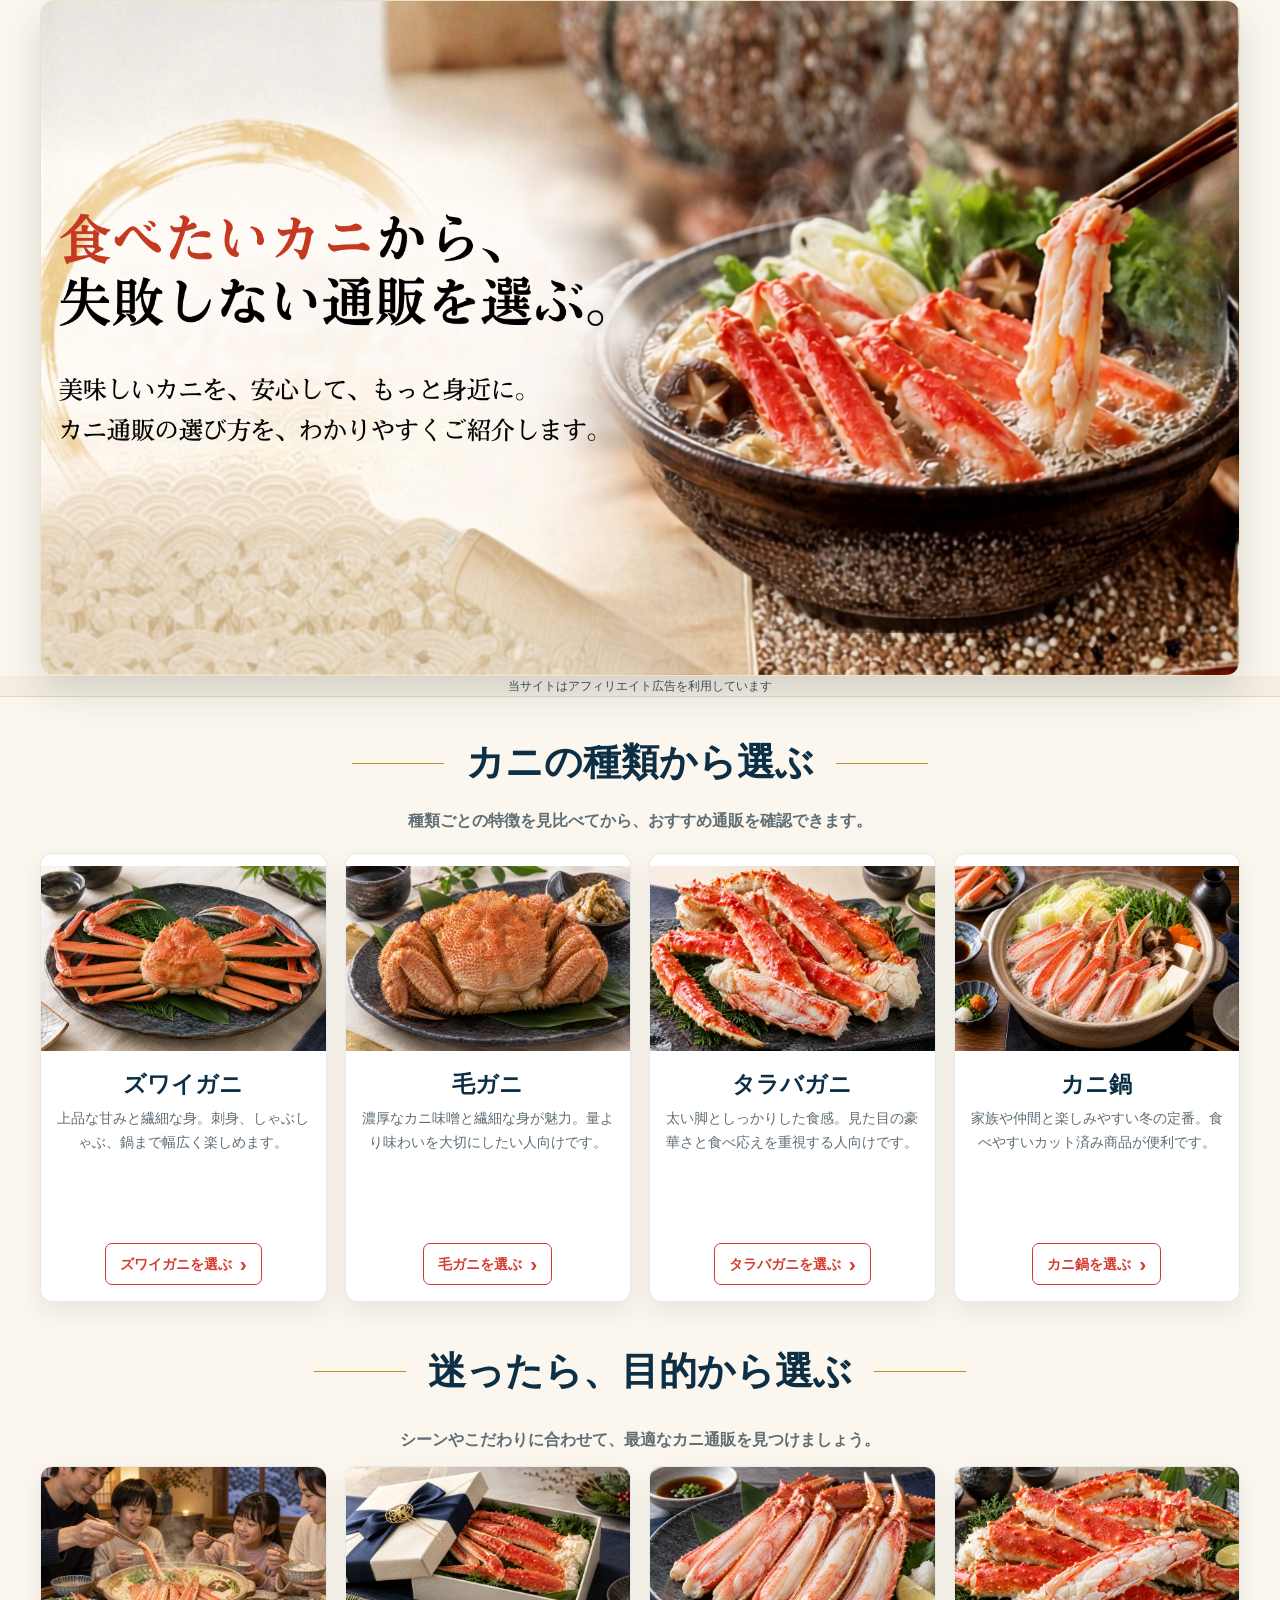
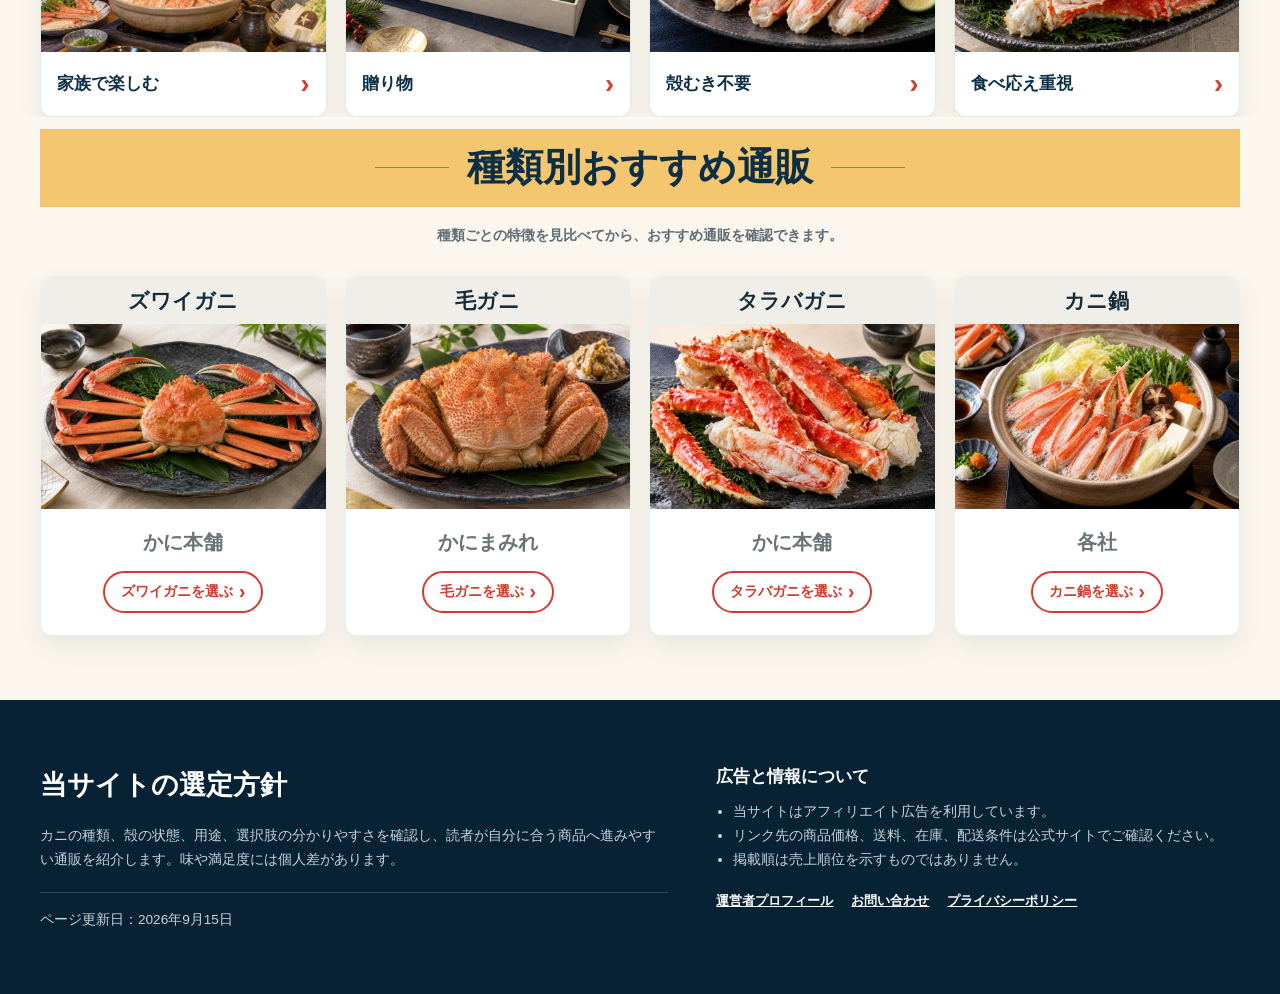
<file: index.html>
<!doctype html>
<html lang="ja">
  <head>
    <meta charset="utf-8">
    <meta name="viewport" content="width=device-width, initial-scale=1">
    <meta name="description" content="ズワイガニ、毛ガニ、タラバガニ、カニ鍋から、自分に合うカニ通販を迷わず選べる案内ページです。">
    <title>食べたいカニから選ぶ｜安全なカニ通販.com</title>
    <link rel="preload" as="image" href="assets/images/kani-top-header-new.png" fetchpriority="high">
    <link rel="stylesheet" href="wordpress-additional.css">
    <style>
      html { scroll-behavior: smooth; }
      body { margin: 0; background: #fbf7ee; }
    </style>
  </head>
  <body>
    <main class="kani-top" id="main-content" data-preview="true">
      <header class="kani-hero kani-hero--banner">
        <div class="kani-container kani-hero__inner">
          <h1 class="kani-visually-hidden">食べたいカニから、失敗しない通販を選ぶ。</h1>
          <div class="kani-hero__media">
            <a href="#kani-types" aria-label="カニの種類から選ぶ">
              <img src="assets/images/kani-top-header-new.png" width="1920" height="1080" alt="食べたいカニから、失敗しない通販を選ぶ。湯気の立つカニ鍋のヘッダー画像" decoding="async" fetchpriority="high">
            </a>
          </div>
        </div>
      </header>
      <p class="kani-disclosure">当サイトはアフィリエイト広告を利用しています</p>

      <section class="kani-section" id="kani-types" aria-labelledby="kani-types-title">
        <div class="kani-container">
          <h2 class="kani-section-heading" id="kani-types-title"><strong>カニの種類から選ぶ</strong></h2>
          <p class="kani-section-intro"><strong>種類ごとの特徴を見比べてから、おすすめ通販を確認できます。</strong></p>
          <div class="kani-type-grid">
            <article class="kani-type-card">
              <a href="https://xn--q9j2gvdt13mouk9z5egbf.com/?s=%E3%81%8B%E3%81%AB%E6%9C%AC%E8%88%97">
                <img src="assets/images/type-zuwai.webp" width="800" height="520" loading="lazy" decoding="async" alt="細長い脚が特徴のボイルズワイガニ">
                <div class="kani-type-card__body">
                  <h3>ズワイガニ</h3>
                  <p>上品な甘みと繊細な身。刺身、しゃぶしゃぶ、鍋まで幅広く楽しめます。</p>
                  <span class="kani-type-card__cta">ズワイガニを選ぶ</span>
                </div>
              </a>
            </article>
            <article class="kani-type-card">
              <a href="#kani-kegani">
                <img src="assets/images/type-kegani.webp" width="800" height="520" loading="lazy" decoding="async" alt="丸い甲羅と細かな毛が特徴のボイル毛ガニ">
                <div class="kani-type-card__body">
                  <h3>毛ガニ</h3>
                  <p>濃厚なカニ味噌と繊細な身が魅力。量より味わいを大切にしたい人向けです。</p>
                  <span class="kani-type-card__cta">毛ガニを選ぶ</span>
                </div>
              </a>
            </article>
            <article class="kani-type-card">
              <a href="#kani-taraba">
                <img src="assets/images/type-taraba.webp" width="800" height="520" loading="lazy" decoding="async" alt="太く大きな脚が特徴のボイルタラバガニ">
                <div class="kani-type-card__body">
                  <h3>タラバガニ</h3>
                  <p>太い脚としっかりした食感。見た目の豪華さと食べ応えを重視する人向けです。</p>
                  <span class="kani-type-card__cta">タラバガニを選ぶ</span>
                </div>
              </a>
            </article>
            <article class="kani-type-card">
              <a href="#kani-nabe">
                <img src="assets/images/type-kani-nabe.webp" width="800" height="520" loading="lazy" decoding="async" alt="ズワイガニと野菜を盛り付けたカニ鍋">
                <div class="kani-type-card__body">
                  <h3>カニ鍋</h3>
                  <p>家族や仲間と楽しみやすい冬の定番。食べやすいカット済み商品が便利です。</p>
                  <span class="kani-type-card__cta">カニ鍋を選ぶ</span>
                </div>
              </a>
            </article>
          </div>
          <h2 class="kani-section-heading kani-purpose-heading" id="kani-purpose-title">迷ったら、目的から選ぶ</h2>
          <p class="kani-section-intro"><strong>シーンやこだわりに合わせて、最適なカニ通販を見つけましょう。</strong></p>
        </div>
      </section>

      <section class="kani-section kani-section--white" aria-labelledby="kani-purpose-title">
        <div class="kani-container">
          <div class="kani-purpose-grid">
            <article class="kani-purpose-card">
              <a href="#kani-nabe">
                <img src="assets/images/purpose-family.webp" width="800" height="520" loading="lazy" decoding="async" alt="家族でカニ鍋を囲んで楽しむ食卓">
                <span class="kani-purpose-card__body">家族で楽しむ</span>
              </a>
            </article>
            <article class="kani-purpose-card">
              <a href="#kani-guide-gift">
                <img src="assets/images/purpose-gift.webp" width="800" height="520" loading="lazy" decoding="async" alt="紺色のリボンで包んだカニの贈答箱">
                <span class="kani-purpose-card__body">贈り物</span>
              </a>
            </article>
            <article class="kani-purpose-card">
              <a href="#kani-guide-easy">
                <img src="assets/images/purpose-easy.webp" width="800" height="520" loading="lazy" decoding="async" alt="殻がカットされ食べやすく盛り付けたカニ脚">
                <span class="kani-purpose-card__body">殻むき不要</span>
              </a>
            </article>
            <article class="kani-purpose-card">
              <a href="#kani-taraba">
                <img src="assets/images/purpose-volume.webp" width="800" height="520" loading="lazy" decoding="async" alt="食べ応えのある太いタラバガニの脚">
                <span class="kani-purpose-card__body">食べ応え重視</span>
              </a>
            </article>
          </div>
        </div>
      </section>

      <section class="kani-compact-choices" aria-labelledby="kani-compact-choices-title">
        <span id="kani-guide-easy" class="kani-compact-choices__anchor" aria-hidden="true"></span>
        <span id="kani-guide-gift" class="kani-compact-choices__anchor" aria-hidden="true"></span>
        <div class="kani-container">
          <header class="kani-compact-choices__header">
            <h2 id="kani-compact-choices-title">種類別おすすめ通販</h2>
            <p>種類ごとの特徴を見比べてから、おすすめ通販を確認できます。</p>
          </header>

          <div class="kani-compact-choices__grid">
            <section class="kani-compact-choice-card" id="kani-zuwai" aria-labelledby="kani-compact-zuwai-title">
              <h3 id="kani-compact-zuwai-title">ズワイガニ</h3>
              <img src="assets/images/type-zuwai.webp" width="800" height="520" loading="lazy" decoding="async" alt="細長い脚が特徴のボイルズワイガニ">
              <p class="kani-compact-choice-card__shop">かに本舗</p>
              <a class="kani-compact-choice-card__button" href="https://px.a8.net/svt/ejp?a8mat=1TUXQF+23MJKY+1ZWM+BW8O2&amp;a8ejpredirect=https%3A%2F%2Fskynet-c.jp%2Fad%2Flp_kani_001.html" target="_blank" rel="sponsored noopener" data-affiliate-store="かに本舗" aria-label="かに本舗の公式サイトでズワイガニ商品を確認する">ズワイガニを選ぶ</a>
            </section>

            <section class="kani-compact-choice-card" id="kani-kegani" aria-labelledby="kani-compact-kegani-title">
              <h3 id="kani-compact-kegani-title">毛ガニ</h3>
              <img src="assets/images/type-kegani.webp" width="800" height="520" loading="lazy" decoding="async" alt="丸い甲羅と細かな毛が特徴のボイル毛ガニ">
              <p class="kani-compact-choice-card__shop">かにまみれ</p>
              <a class="kani-compact-choice-card__button" href="https://px.a8.net/svt/ejp?a8mat=2ZNGHM+9N47FM+2GN4+BW8O2&amp;a8ejpredirect=https%3A%2F%2Fwww.kanimamire.com%2Fshopdetail%2F001001000003%2F" target="_blank" rel="sponsored noopener" data-affiliate-store="かにまみれ" aria-label="かにまみれの公式サイトで毛ガニ商品を確認する">毛ガニを選ぶ</a>
            </section>

            <section class="kani-compact-choice-card" id="kani-taraba" aria-labelledby="kani-compact-taraba-title">
              <h3 id="kani-compact-taraba-title">タラバガニ</h3>
              <img src="assets/images/type-taraba.webp" width="800" height="520" loading="lazy" decoding="async" alt="太く大きな脚が特徴のボイルタラバガニ">
              <p class="kani-compact-choice-card__shop">かに本舗</p>
              <a class="kani-compact-choice-card__button" href="https://px.a8.net/svt/ejp?a8mat=1TUXQF+23MJKY+1ZWM+BW8O2&amp;a8ejpredirect=https%3A%2F%2Fskynet-c.jp%2Fad%2Flp_kani_001.html" target="_blank" rel="sponsored noopener" data-affiliate-store="かに本舗" aria-label="かに本舗の公式サイトでタラバガニ商品を確認する">タラバガニを選ぶ</a>
            </section>

            <section class="kani-compact-choice-card" id="kani-nabe" aria-labelledby="kani-compact-nabe-title">
              <h3 id="kani-compact-nabe-title">カニ鍋</h3>
              <img src="assets/images/type-kani-nabe.webp" width="800" height="520" loading="lazy" decoding="async" alt="ズワイガニと野菜を盛り付けたカニ鍋">
              <p class="kani-compact-choice-card__shop">各社</p>
              <a class="kani-compact-choice-card__button" href="https://xn--q9j2gvdt13mouk9z5egbf.com/kanibiginer/">カニ鍋を選ぶ</a>
            </section>
          </div>
        </div>
      </section>
      <footer class="kani-trust" aria-labelledby="kani-trust-title">
        <div class="kani-container kani-trust__grid">
          <div>
            <h2 id="kani-trust-title">当サイトの選定方針</h2>
            <p>カニの種類、殻の状態、用途、選択肢の分かりやすさを確認し、読者が自分に合う商品へ進みやすい通販を紹介します。味や満足度には個人差があります。</p>
            <p class="kani-trust__updated">ページ更新日：<time datetime="2026-09-15">2026年9月15日</time></p>
          </div>
          <div>
            <h3>広告と情報について</h3>
            <ul>
              <li>当サイトはアフィリエイト広告を利用しています。</li>
              <li>リンク先の商品価格、送料、在庫、配送条件は公式サイトでご確認ください。</li>
              <li>掲載順は売上順位を示すものではありません。</li>
            </ul>
            <nav class="kani-trust__links" aria-label="運営情報">
              <a href="https://xn--q9j2gvdt13mouk9z5egbf.com/%E3%83%97%E3%83%AD%E3%83%95%E3%82%A3%E3%83%BC%E3%83%AB/">運営者プロフィール</a>
              <a href="https://xn--q9j2gvdt13mouk9z5egbf.com/%E3%81%8A%E5%95%8F%E3%81%84%E5%90%88%E3%82%8F%E3%81%9B/">お問い合わせ</a>
              <a href="https://xn--q9j2gvdt13mouk9z5egbf.com/privacy-policy/">プライバシーポリシー</a>
            </nav>
          </div>
        </div>
      </footer>
    </main>
  </body>
</html>
</file>
<file: wordpress-additional.css>
/* カニトップページでWordPressテーマが出力するタイトル領域を非表示 */
.home .entry-title,
.home .cps-post-header,
body:has(.kani-top) .entry-title,
body:has(.kani-top) .cps-post-header {
  display: none !important;
}

/* タイトル領域を消した後の余白も、このページだけ取り除く */
.home #contents,
.home .cps-post-box,
.home .cps-post-main,
body:has(.kani-top) #contents,
body:has(.kani-top) .cps-post-box,
body:has(.kani-top) .cps-post-main {
  margin-top: 0 !important;
  padding-top: 0 !important;
}


.kani-top {
  --kani-navy: #0d2f46;
  --kani-navy-deep: #082235;
  --kani-red: #d33b2e;
  --kani-red-dark: #b72d23;
  --kani-cream: #fbf7ee;
  --kani-cream-deep: #f3eadb;
  --kani-gold: #bd8b36;
  --kani-ink: #172b38;
  --kani-muted: #5f6d75;
  --kani-line: #e2d7c5;
  --kani-white: #ffffff;
  --kani-shadow: 0 14px 36px rgba(8, 34, 53, 0.1);
  --kani-radius: 18px;
  color: var(--kani-ink);
  background: var(--kani-cream);
  font-family: -apple-system, BlinkMacSystemFont, "Hiragino Kaku Gothic ProN",
    "Yu Gothic", "Meiryo", sans-serif;
  font-size: 16px;
  line-height: 1.75;
  overflow: clip;
}

.kani-top,
.kani-top *,
.kani-top *::before,
.kani-top *::after {
  box-sizing: border-box;
}

.kani-top img {
  display: block;
  max-width: 100%;
  height: auto;
}

.kani-top a {
  color: inherit;
}

.kani-top :where(h1, h2, h3, p, ul, dl, dd) {
  margin-top: 0;
}

.kani-top :where(#kani-types, #kani-zuwai, #kani-kegani, #kani-taraba, #kani-nabe, #kani-guide) {
  scroll-margin-top: 24px;
}

.kani-top .kani-container {
  width: min(1200px, calc(100% - 48px));
  margin-inline: auto;
}

.kani-top .kani-disclosure {
  margin: 0 !important;
  padding: 2px 16px !important;
  color: #40515b;
  background: #f5eee2;
  border-bottom: 1px solid var(--kani-line);
  font-size: 0.78rem;
  line-height: 1.3 !important;
  text-align: center;
}

.kani-top .kani-hero {
  position: relative;
  isolation: isolate;
  background:
    radial-gradient(circle at 8% 48%, transparent 0 118px, rgba(189, 139, 54, 0.18) 120px 123px, transparent 125px),
    linear-gradient(110deg, #fffdf8 0%, #f8f0e3 54%, #efe2d0 100%);
}

.kani-top .kani-hero::after {
  position: absolute;
  z-index: -1;
  bottom: 0;
  left: 0;
  width: 52%;
  height: 18px;
  background: repeating-radial-gradient(circle at 9px 18px, transparent 0 6px, rgba(189, 139, 54, 0.24) 6px 8px, transparent 8px 12px);
  content: "";
}

.kani-top .kani-hero__inner {
  display: grid;
  min-height: 510px;
  grid-template-columns: minmax(0, 1.08fr) minmax(0, 1.1fr);
  align-items: center;
  gap: 48px;
  padding-block: 58px;
}

.kani-top .kani-hero__copy {
  position: relative;
  z-index: 1;
}

.kani-top .kani-eyebrow {
  display: inline-flex;
  margin-bottom: 14px;
  color: var(--kani-gold);
  font-size: 0.78rem;
  font-weight: 800;
  letter-spacing: 0.16em;
  text-transform: uppercase;
}

.kani-top .kani-hero h1 {
  margin-bottom: 20px;
  color: var(--kani-navy);
  font-family: "Yu Mincho", "Hiragino Mincho ProN", serif;
  font-size: clamp(2.2rem, 3.4vw, 3.1rem);
  font-weight: 700;
  letter-spacing: 0.015em;
  line-height: 1.34;
}

.kani-top .kani-hero__first-line {
  color: var(--kani-navy);
  white-space: nowrap;
}

.kani-top .kani-hero__second-line {
  white-space: nowrap;
}

.kani-top .kani-hero h1 .kani-hero__accent {
  color: var(--kani-red);
}

.kani-top .kani-hero__lead {
  max-width: 36em;
  margin-bottom: 28px;
  color: #43555f;
  font-size: 1.02rem;
}

.kani-top .kani-hero__media {
  position: relative;
}

.kani-top .kani-hero__media::before {
  position: absolute;
  z-index: -1;
  inset: -12px 18px 20px -12px;
  background: var(--kani-gold);
  border-radius: 48% 52% 44% 56% / 52% 38% 62% 48%;
  content: "";
  opacity: 0.32;
}

.kani-top .kani-hero__media img {
  width: 100%;
  aspect-ratio: 16 / 7.2;
  border-radius: 46% 54% 42% 58% / 50% 38% 62% 50%;
  box-shadow: 0 24px 54px rgba(8, 34, 53, 0.2);
  object-fit: cover;
}

.kani-top .kani-button {
  display: inline-flex;
  min-height: 48px;
  align-items: center;
  justify-content: center;
  gap: 10px;
  padding: 11px 22px;
  color: var(--kani-white);
  background: var(--kani-red);
  border: 2px solid var(--kani-red);
  border-radius: 9px;
  box-shadow: 0 8px 20px rgba(211, 59, 46, 0.2);
  font-weight: 800;
  line-height: 1.4;
  text-align: center;
  text-decoration: none;
  transition: background 180ms ease, border-color 180ms ease, box-shadow 180ms ease, transform 180ms ease;
}

.kani-top .kani-button::after {
  content: "\2192";
  font-size: 1.08em;
}

.kani-top .kani-button:hover {
  background: var(--kani-red-dark);
  border-color: var(--kani-red-dark);
  box-shadow: 0 10px 24px rgba(183, 45, 35, 0.25);
  transform: translateY(-2px);
}

.kani-top .kani-button:focus-visible,
.kani-top a:focus-visible {
  outline: 3px solid #2c73a0;
  outline-offset: 3px;
}

.kani-top .kani-button--outline {
  color: var(--kani-red);
  background: transparent;
  box-shadow: none;
}

.kani-top .kani-button--outline:hover {
  color: var(--kani-white);
}

.kani-top .kani-section {
  padding-block: 80px;
}

.kani-top .kani-section--white {
  background: var(--kani-white);
}

/* 「家族で楽しむ」から始まる4枚カードの周囲だけをクリーム色にする */
.kani-top .kani-section[aria-labelledby="kani-purpose-title"] {
  background-color: var(--kani-cream);
}

.kani-top .kani-section--soft {
  background: #f6efe4;
}

.kani-top .kani-section-heading {
  display: grid;
  grid-template-columns: minmax(36px, 92px) auto minmax(36px, 92px);
  align-items: center;
  justify-content: center;
  gap: 22px;
  margin-bottom: 38px;
  color: var(--kani-navy);
  font-family: "Yu Mincho", "Hiragino Mincho ProN", serif;
  font-size: clamp(1.75rem, 3vw, 2.55rem);
  line-height: 1.35;
  text-align: center;
}

.kani-top .kani-section-heading::before,
.kani-top .kani-section-heading::after {
  width: 100%;
  height: 1px;
  background: var(--kani-gold);
  content: "";
}

.kani-top .kani-section-intro {
  max-width: 720px;
  margin: -20px auto 36px;
  color: var(--kani-muted);
  text-align: center;
}

/* 「カニの種類から選ぶ」見出しブロックの上下余白を半分にする */
.kani-top #kani-types {
  padding-top: 40px;
}

.kani-top #kani-types .kani-section-intro {
  margin-bottom: 18px;
}

/* 目的別見出しを「カニの種類」4枚カードのすぐ下に配置する */
.kani-top #kani-types .kani-purpose-heading {
  margin: 44px 0 0 !important;
}

.kani-top #kani-types .kani-purpose-heading + .kani-section-intro {
  margin-top: 28px;
  margin-bottom: 12px;
}

.kani-top .kani-type-grid,
.kani-top .kani-purpose-grid {
  display: grid;
  grid-template-columns: repeat(4, minmax(0, 1fr));
  gap: 18px;
}

.kani-top .kani-type-card,
.kani-top .kani-purpose-card {
  height: 100%;
  overflow: hidden;
  background: var(--kani-white);
  border: 1px solid rgba(13, 47, 70, 0.1);
  border-radius: 12px;
  box-shadow: 0 10px 25px rgba(8, 34, 53, 0.08);
  transition: box-shadow 180ms ease, transform 180ms ease;
}

.kani-top .kani-type-card:hover,
.kani-top .kani-purpose-card:hover {
  box-shadow: var(--kani-shadow);
  transform: translateY(-4px);
}

.kani-top .kani-type-card > a,
.kani-top .kani-purpose-card > a {
  display: flex;
  height: 100%;
  flex-direction: column;
  text-decoration: none;
}

.kani-top .kani-type-card img,
.kani-top .kani-purpose-card img {
  width: 100%;
  aspect-ratio: 20 / 13;
  object-fit: cover;
}

.kani-top .kani-type-card__body {
  display: flex;
  flex: 1;
  flex-direction: column;
  align-items: center;
  padding: 20px 18px 18px;
  text-align: center;
}

.kani-top .kani-type-card h3 {
  margin-bottom: 7px;
  color: var(--kani-navy);
  font-family: "Yu Mincho", "Hiragino Mincho ProN", serif;
  font-size: 1.45rem;
  line-height: 1.35;
}

.kani-top .kani-type-card p {
  margin-bottom: 18px;
  color: var(--kani-muted);
  font-size: 0.9rem;
  line-height: 1.65;
}

.kani-top .kani-type-card__cta {
  display: inline-flex;
  width: 100%;
  min-height: 44px;
  align-items: center;
  justify-content: center;
  margin-top: auto;
  color: var(--kani-red);
  border: 1px solid var(--kani-red);
  border-radius: 7px;
  font-size: 0.88rem;
  font-weight: 800;
}

.kani-top .kani-type-card__cta::after {
  margin-left: 8px;
  content: "\203A";
  font-size: 1.5em;
  line-height: 1;
}

/* WordPressテーマによる縦長化を抑え、画像2のコンパクトなカードへ揃える */
.kani-top #kani-types .kani-type-grid {
  height: auto !important;
  min-height: 0 !important;
  align-items: start !important;
  grid-auto-rows: max-content !important;
}

.kani-top #kani-types .kani-type-card {
  align-self: start !important;
  height: auto !important;
  min-height: 0 !important;
  margin: 0 !important;
  padding: 12px 0 0 !important;
}

.kani-top #kani-types .kani-type-card > a {
  height: auto !important;
  min-height: 0 !important;
  margin: 0 !important;
  padding: 0 !important;
}

/* WordPressの自動整形で挿入される空行・空段落をカード高から除外する */
.kani-top #kani-types .kani-type-card > a > br,
.kani-top #kani-types .kani-type-card > a > p:empty,
.kani-top #kani-types .kani-type-card > p {
  display: none !important;
  height: 0 !important;
  min-height: 0 !important;
  margin: 0 !important;
  padding: 0 !important;
}

.kani-top #kani-types .kani-type-card__body {
  height: auto !important;
  min-height: 250px !important;
  flex: 0 0 auto !important;
  padding: 18px 16px 16px !important;
}

.kani-top #kani-types .kani-type-card h3 {
  margin: 0 0 7px !important;
  padding: 0 !important;
  color: var(--kani-navy) !important;
  background: transparent !important;
  border: 0 !important;
  border-radius: 0 !important;
  box-shadow: none !important;
  text-align: center !important;
}

.kani-top #kani-types .kani-type-card p {
  margin-bottom: 16px !important;
}

/* CTAを包むWordPress生成段落をレイアウト要素として扱わない */
.kani-top #kani-types .kani-type-card__body > p:last-child {
  display: contents !important;
  margin: 0 !important;
  padding: 0 !important;
}

.kani-top #kani-types .kani-type-card__cta {
  width: auto !important;
  min-height: 42px;
  align-self: center;
  margin-top: auto !important;
  padding-inline: 14px;
}

.kani-top .kani-purpose-card__body {
  display: flex;
  min-height: 64px;
  align-items: center;
  justify-content: space-between;
  gap: 12px;
  padding: 13px 16px;
  color: var(--kani-navy);
  font-family: "Yu Mincho", "Hiragino Mincho ProN", serif;
  font-size: 1.05rem;
  font-weight: 700;
}

.kani-top .kani-purpose-card__body::after {
  color: var(--kani-red);
  content: "\203A";
  font-family: sans-serif;
  font-size: 1.7rem;
  line-height: 1;
}

.kani-top .kani-recommendation {
  padding-block: 72px;
  border-top: 1px solid var(--kani-line);
}

.kani-top .kani-recommendation:nth-child(even) {
  background: rgba(255, 255, 255, 0.54);
}

.kani-top .kani-recommendation__header {
  display: grid;
  grid-template-columns: 92px minmax(0, 1fr);
  align-items: center;
  gap: 20px;
  margin-bottom: 28px;
}

.kani-top .kani-recommendation__thumb {
  width: 92px;
  height: 92px;
  border: 4px solid var(--kani-white);
  border-radius: 50%;
  box-shadow: 0 8px 20px rgba(8, 34, 53, 0.14);
  object-fit: cover;
}

.kani-top .kani-recommendation__kicker {
  margin-bottom: 3px;
  color: var(--kani-red);
  font-size: 0.78rem;
  font-weight: 800;
  letter-spacing: 0.12em;
}

.kani-top .kani-recommendation h2 {
  margin-bottom: 5px;
  color: var(--kani-navy);
  font-family: "Yu Mincho", "Hiragino Mincho ProN", serif;
  font-size: clamp(1.65rem, 3vw, 2.25rem);
  line-height: 1.35;
}

.kani-top .kani-recommendation__header p:last-child {
  margin-bottom: 0;
  color: var(--kani-muted);
}

.kani-top .kani-shop-grid {
  display: grid;
  grid-template-columns: repeat(3, minmax(0, 1fr));
  gap: 20px;
}

.kani-top .kani-shop-grid--two {
  grid-template-columns: repeat(2, minmax(0, 1fr));
}

.kani-top .kani-shop-card {
  display: flex;
  min-width: 0;
  flex-direction: column;
  padding: 26px;
  background: var(--kani-white);
  border: 1px solid rgba(13, 47, 70, 0.12);
  border-top: 5px solid var(--kani-navy);
  border-radius: 12px;
  box-shadow: 0 10px 26px rgba(8, 34, 53, 0.08);
}

.kani-top .kani-shop-card__label {
  align-self: flex-start;
  margin-bottom: 10px;
  padding: 4px 10px;
  color: var(--kani-red-dark);
  background: #fff0ec;
  border-radius: 999px;
  font-size: 0.75rem;
  font-weight: 800;
}

.kani-top .kani-shop-card h3 {
  margin-bottom: 16px;
  color: var(--kani-navy);
  font-family: "Yu Mincho", "Hiragino Mincho ProN", serif;
  font-size: 1.55rem;
  line-height: 1.35;
}

.kani-top .kani-shop-card dl {
  margin-bottom: 20px;
}

.kani-top .kani-shop-card dl > div {
  padding-block: 11px;
  border-top: 1px solid #eee7dc;
}

.kani-top .kani-shop-card dt {
  margin-bottom: 2px;
  color: var(--kani-gold);
  font-size: 0.75rem;
  font-weight: 800;
}

.kani-top .kani-shop-card dd {
  margin-left: 0;
  color: #40515b;
  font-size: 0.9rem;
  line-height: 1.65;
}

.kani-top .kani-shop-card__checked {
  display: flex;
  justify-content: space-between;
  gap: 12px;
  margin: auto 0 14px;
  color: var(--kani-muted);
  font-size: 0.74rem;
}

.kani-top .kani-shop-card .kani-button {
  width: 100%;
}

.kani-top[data-preview="true"] [data-affiliate-status="replacement-required"] {
  position: relative;
  margin-top: 22px;
}

.kani-top[data-preview="true"] [data-affiliate-status="replacement-required"]::before {
  position: absolute;
  top: -24px;
  right: 0;
  left: 0;
  color: #8b3d00;
  content: "公開前に広告URLへ差し替え";
  font-size: 0.7rem;
  font-weight: 800;
  text-align: center;
}

.kani-top .kani-guide-grid {
  display: grid;
  grid-template-columns: repeat(4, minmax(0, 1fr));
  gap: 18px;
}

.kani-top .kani-guide-card {
  padding: 24px;
  background: var(--kani-white);
  border: 1px solid var(--kani-line);
  border-radius: 12px;
}

.kani-top .kani-guide-card__number {
  display: grid;
  width: 38px;
  height: 38px;
  place-items: center;
  margin-bottom: 13px;
  color: var(--kani-white);
  background: var(--kani-red);
  border-radius: 50%;
  font-family: Georgia, serif;
  font-weight: 700;
}

.kani-top .kani-guide-card h3 {
  margin-bottom: 9px;
  color: var(--kani-navy);
  font-family: "Yu Mincho", "Hiragino Mincho ProN", serif;
  font-size: 1.18rem;
  line-height: 1.4;
}

.kani-top .kani-guide-card p {
  margin-bottom: 0;
  color: var(--kani-muted);
  font-size: 0.88rem;
}

.kani-top .kani-related-grid {
  display: grid;
  grid-template-columns: repeat(3, minmax(0, 1fr));
  gap: 18px;
}

.kani-top .kani-related-card {
  display: flex;
  min-height: 170px;
  flex-direction: column;
  justify-content: space-between;
  padding: 24px;
  color: var(--kani-white);
  background: linear-gradient(145deg, var(--kani-navy), #174a68);
  border-radius: 12px;
  text-decoration: none;
  transition: transform 180ms ease;
}

.kani-top .kani-related-card:hover {
  transform: translateY(-3px);
}

.kani-top .kani-related-card__tag {
  margin-bottom: 18px;
  color: #f4c36c;
  font-size: 0.76rem;
  font-weight: 800;
}

.kani-top .kani-related-card h3 {
  margin-bottom: 18px;
  font-family: "Yu Mincho", "Hiragino Mincho ProN", serif;
  font-size: 1.12rem;
  line-height: 1.55;
}

.kani-top .kani-related-card__more {
  color: #fff5df;
  font-size: 0.84rem;
  font-weight: 700;
}

.kani-top .kani-trust {
  padding-block: 62px;
  color: #dfe9ef;
  background: var(--kani-navy-deep);
}

.kani-top .kani-trust__grid {
  display: grid;
  grid-template-columns: 1.2fr 1fr;
  gap: 48px;
}

.kani-top .kani-trust h2,
.kani-top .kani-trust h3 {
  color: var(--kani-white);
  font-family: "Yu Mincho", "Hiragino Mincho ProN", serif;
}

.kani-top .kani-trust h2 {
  margin-bottom: 15px;
  font-size: 1.7rem;
}

.kani-top .kani-trust h3 {
  margin-bottom: 9px;
  font-size: 1.05rem;
}

.kani-top .kani-trust p,
.kani-top .kani-trust ul {
  color: #c6d3da;
  font-size: 0.85rem;
}

.kani-top .kani-trust ul {
  margin: 0;
  padding-left: 1.2em;
}

.kani-top .kani-trust__links {
  display: flex;
  flex-wrap: wrap;
  gap: 10px 18px;
  margin-top: 18px;
}

.kani-top .kani-trust__links a {
  color: var(--kani-white);
  font-size: 0.84rem;
  font-weight: 700;
}

.kani-top .kani-trust__updated {
  margin: 20px 0 0;
  padding-top: 15px;
  border-top: 1px solid rgba(255, 255, 255, 0.16);
}

/* PC表示で目的別4カードと「種類別おすすめ通販」の間隔だけを狭める */
@media (min-width: 1024px) {
  .kani-top #kani-types {
    padding-bottom: 0;
  }

  .kani-top #kani-types + .kani-section[aria-labelledby="kani-purpose-title"] {
    padding-top: 0;
  }

  .kani-top .kani-section[aria-labelledby="kani-purpose-title"] {
    padding-bottom: 32px;
  }

  .kani-top .kani-section[aria-labelledby="kani-purpose-title"] > .kani-container > p:last-child {
    display: none !important;
  }

  .kani-top .kani-section[aria-labelledby="kani-shops-title"] {
    padding-top: 32px;
  }

  .kani-top #kani-shops-title {
    margin-top: 0 !important;
  }
}

@media (max-width: 1023px) {
  .kani-top .kani-container {
    width: min(100% - 40px, 920px);
  }

  .kani-top .kani-hero__inner {
    min-height: 440px;
    grid-template-columns: minmax(0, 1fr) minmax(0, 1fr);
    gap: 28px;
    padding-block: 48px;
  }

  .kani-top .kani-section {
    padding-block: 56px;
  }

  .kani-top #kani-types {
    padding-top: 28px;
  }

  .kani-top #kani-types .kani-purpose-heading {
    margin-top: 36px !important;
  }

  .kani-top .kani-type-grid,
  .kani-top .kani-purpose-grid,
  .kani-top .kani-guide-grid {
    grid-template-columns: repeat(2, minmax(0, 1fr));
  }

  .kani-top .kani-shop-grid,
  .kani-top .kani-shop-grid--two {
    grid-template-columns: repeat(2, minmax(0, 1fr));
  }
}

@media (max-width: 767px) {
  .kani-top {
    font-size: 15px;
  }

  .kani-top .kani-container {
    width: min(100% - 28px, 560px);
  }

  .kani-top .kani-hero__inner {
    display: flex;
    min-height: 0;
    flex-direction: column-reverse;
    gap: 30px;
    padding-block: 34px 42px;
  }

  .kani-top .kani-hero__copy {
    width: 100%;
    text-align: center;
  }

  .kani-top .kani-hero h1 {
    font-size: clamp(1.85rem, 8vw, 2.4rem);
  }

  .kani-top .kani-hero__lead {
    margin-inline: auto;
  }

  .kani-top .kani-hero__media {
    width: 100%;
  }

  .kani-top .kani-hero__media img {
    aspect-ratio: 4 / 3;
    border-radius: 20px;
  }

  .kani-top .kani-hero__media::before {
    inset: -7px 9px 10px -7px;
    border-radius: 25px;
  }

  .kani-top .kani-button {
    width: 100%;
    min-height: 50px;
  }

  .kani-top .kani-section {
    padding-block: 40px;
  }

  .kani-top #kani-types {
    padding-bottom: 0 !important;
  }

  .kani-top #kani-types .kani-purpose-heading + .kani-section-intro {
    margin-bottom: 12px !important;
  }

  .kani-top #kani-types + .kani-section[aria-labelledby="kani-purpose-title"] {
    padding-top: 0 !important;
  }

  /* スマホ表示で目的別4カードと「種類別おすすめ通販」の間隔だけを狭める */
  .kani-top .kani-section[aria-labelledby="kani-purpose-title"] {
    padding-bottom: 32px;
  }

  .kani-top .kani-section[aria-labelledby="kani-purpose-title"] > .kani-container > p:last-child {
    display: none !important;
  }

  .kani-top .kani-section[aria-labelledby="kani-shops-title"] {
    padding-top: 32px;
  }

  .kani-top #kani-shops-title {
    margin-top: 0 !important;
  }

  .kani-top #kani-types {
    padding-top: 20px;
  }

  .kani-top #kani-types .kani-purpose-heading {
    margin-top: 28px !important;
  }

  .kani-top .kani-section-heading {
    grid-template-columns: minmax(20px, 46px) minmax(0, auto) minmax(20px, 46px);
    gap: 10px;
    margin-bottom: 28px;
    font-size: 1.65rem;
  }

  .kani-top .kani-section-intro {
    margin-top: -14px;
  }

  .kani-top .kani-type-grid,
  .kani-top .kani-purpose-grid,
  .kani-top .kani-shop-grid,
  .kani-top .kani-shop-grid--two,
  .kani-top .kani-guide-grid,
  .kani-top .kani-related-grid,
  .kani-top .kani-trust__grid {
    grid-template-columns: minmax(0, 1fr);
  }

  .kani-top .kani-type-card__body {
    padding: 18px 16px 16px;
  }

  .kani-top #kani-types .kani-type-card__body {
    min-height: 0 !important;
  }

  .kani-top .kani-purpose-card__body {
    min-height: 58px;
  }

  .kani-top .kani-recommendation {
    padding-block: 46px;
  }

  .kani-top .kani-recommendation__header {
    grid-template-columns: 70px minmax(0, 1fr);
    gap: 14px;
  }

  .kani-top .kani-recommendation__thumb {
    width: 70px;
    height: 70px;
  }

  .kani-top .kani-shop-card {
    padding: 22px 18px;
  }

  .kani-top .kani-trust {
    padding-block: 44px;
  }

  .kani-top .kani-trust__grid {
    gap: 28px;
  }
}

@media (prefers-reduced-motion: reduce) {
  .kani-top *,
  .kani-top *::before,
  .kani-top *::after {
    scroll-behavior: auto !important;
    transition-duration: 0.01ms !important;
  }
}

/* ヘッダー画像 */
.kani-top .kani-visually-hidden {
  position: absolute !important;
  width: 1px !important;
  height: 1px !important;
  padding: 0 !important;
  overflow: hidden !important;
  clip: rect(0, 0, 0, 0) !important;
  white-space: nowrap !important;
  border: 0 !important;
}

.kani-top .kani-hero.kani-hero--banner {
  background: transparent !important;
  margin: 0 !important;
  padding: 0 !important;
}

.kani-top .kani-hero--banner::after,
.kani-top .kani-hero--banner .kani-hero__media::before {
  display: none !important;
  content: none !important;
}

.kani-top .kani-hero--banner .kani-hero__inner {
  display: block !important;
  min-height: 0 !important;
  grid-template-columns: none !important;
  margin-block: 0 !important;
  padding-block: 0 !important;
}

.kani-top .kani-hero--banner .kani-hero__media,
.kani-top .kani-hero--banner .kani-hero__media > a {
  display: block !important;
  width: 100% !important;
  margin-block: 0 !important;
  padding-block: 0 !important;
  line-height: 0 !important;
}

.kani-top .kani-hero--banner .kani-hero__media img {
  display: block !important;
  width: 100% !important;
  max-width: 100% !important;
  height: auto !important;
  margin: 0 !important;
  padding: 0 !important;
  aspect-ratio: auto !important;
  border: 1px solid rgba(189, 139, 54, 0.2) !important;
  border-radius: 14px !important;
  box-shadow: 0 16px 38px rgba(8, 34, 53, 0.14) !important;
  object-fit: contain !important;
}

@media (max-width: 640px) {
  .kani-top .kani-hero--banner .kani-hero__inner {
    padding-block: 0 !important;
  }

  .kani-top .kani-hero--banner .kani-hero__media img {
    border-radius: 8px !important;
  }
}

/* 画像2の「カニの種類から選ぶ」置換ブロック */
.kani-top .kani-compact-choices {
  position: relative;
  padding-block: 54px 64px;
  background: var(--kani-cream);
}

.kani-top .kani-compact-choices__anchor {
  position: absolute;
  width: 0;
  height: 0;
  overflow: hidden;
}

.kani-top .kani-compact-choices__header {
  margin-bottom: 28px;
  text-align: center;
}

.kani-top .kani-compact-choices__header h2 {
  display: grid;
  grid-template-columns: minmax(28px, 74px) auto minmax(28px, 74px);
  align-items: center;
  justify-content: center;
  gap: 18px;
  margin: 0;
  padding: 14px 20px;
  color: var(--kani-navy);
  background: #f3c66f;
  font-family: "Yu Mincho", "Hiragino Mincho ProN", serif;
  font-size: clamp(1.7rem, 3vw, 2.45rem);
  line-height: 1.3;
  text-align: center;
}

.kani-top .kani-compact-choices__header h2::before,
.kani-top .kani-compact-choices__header h2::after {
  width: 100%;
  height: 1px;
  background: rgba(13, 47, 70, 0.42);
  content: "";
}

.kani-top .kani-compact-choices__header p {
  margin: 16px 0 0;
  color: var(--kani-muted);
  font-size: 0.9rem;
  font-weight: 700;
}

.kani-top .kani-compact-choices__grid {
  display: grid;
  grid-template-columns: repeat(4, minmax(0, 1fr));
  gap: 18px;
}

.kani-top .kani-compact-choice-card {
  display: flex;
  min-width: 0;
  min-height: 0;
  flex-direction: column;
  overflow: hidden;
  margin: 0;
  padding: 0 0 22px;
  background: var(--kani-white);
  border: 1px solid rgba(13, 47, 70, 0.08);
  border-radius: 12px;
  box-shadow: 0 10px 25px rgba(8, 34, 53, 0.08);
  text-align: center;
}

.kani-top .kani-compact-choice-card h3 {
  margin: 0;
  padding: 10px 8px;
  color: var(--kani-ink);
  background: #f0eee9;
  font-family: "Yu Mincho", "Hiragino Mincho ProN", serif;
  font-size: 1.3rem;
  line-height: 1.3;
}

.kani-top .kani-compact-choice-card img {
  display: block;
  width: 100%;
  aspect-ratio: 20 / 13;
  object-fit: cover;
}

.kani-top .kani-compact-choice-card__shop {
  margin: 20px 12px 16px;
  color: #6a7477;
  font-size: 1.25rem;
  font-weight: 800;
  line-height: 1.3;
}

.kani-top .kani-compact-choice-card__button {
  display: inline-flex;
  min-height: 42px;
  align-items: center;
  justify-content: center;
  align-self: center;
  margin-top: auto;
  padding: 8px 16px;
  color: var(--kani-red);
  border: 2px solid var(--kani-red);
  border-radius: 999px;
  font-size: 0.9rem;
  font-weight: 800;
  line-height: 1.2;
  text-decoration: none;
}

.kani-top .kani-compact-choice-card__button::after {
  margin-left: 6px;
  content: "\203A";
  font-size: 1.35em;
  line-height: 1;
}

@media (max-width: 1023px) {
  .kani-top .kani-compact-choices__grid {
    grid-template-columns: repeat(2, minmax(0, 1fr));
  }
}

@media (max-width: 640px) {
  .kani-top .kani-compact-choices {
    padding-block: 36px 42px;
  }

  .kani-top .kani-compact-choices__header h2 {
    grid-template-columns: minmax(16px, 32px) minmax(0, auto) minmax(16px, 32px);
    gap: 10px;
    padding-inline: 10px;
    font-size: 1.35rem;
  }

  .kani-top .kani-compact-choices__grid {
    grid-template-columns: minmax(0, 1fr);
  }
}

.kani-top .kani-section[aria-labelledby="kani-purpose-title"] {
  padding-bottom: 0 !important;
}

.kani-top .kani-section[aria-labelledby="kani-purpose-title"] + .kani-compact-choices {
  padding-top: 12px !important;
}
</file>
